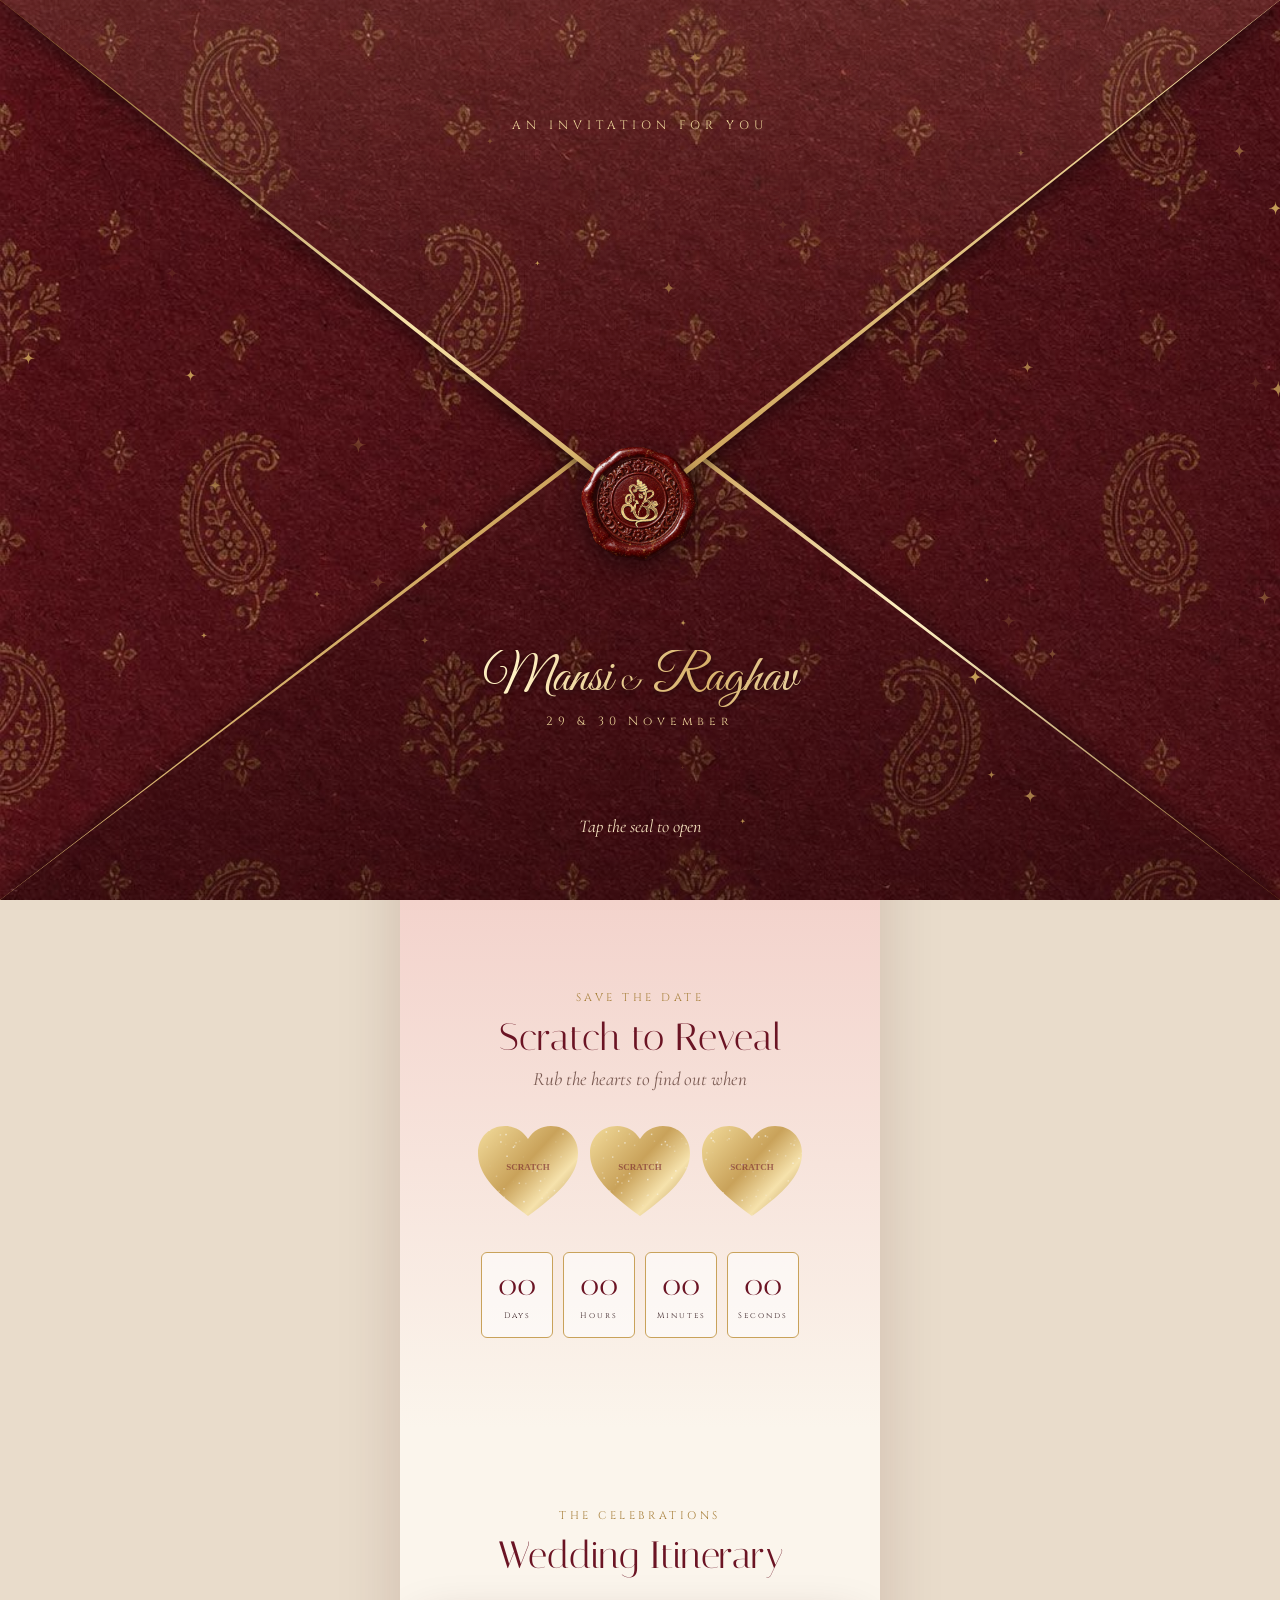
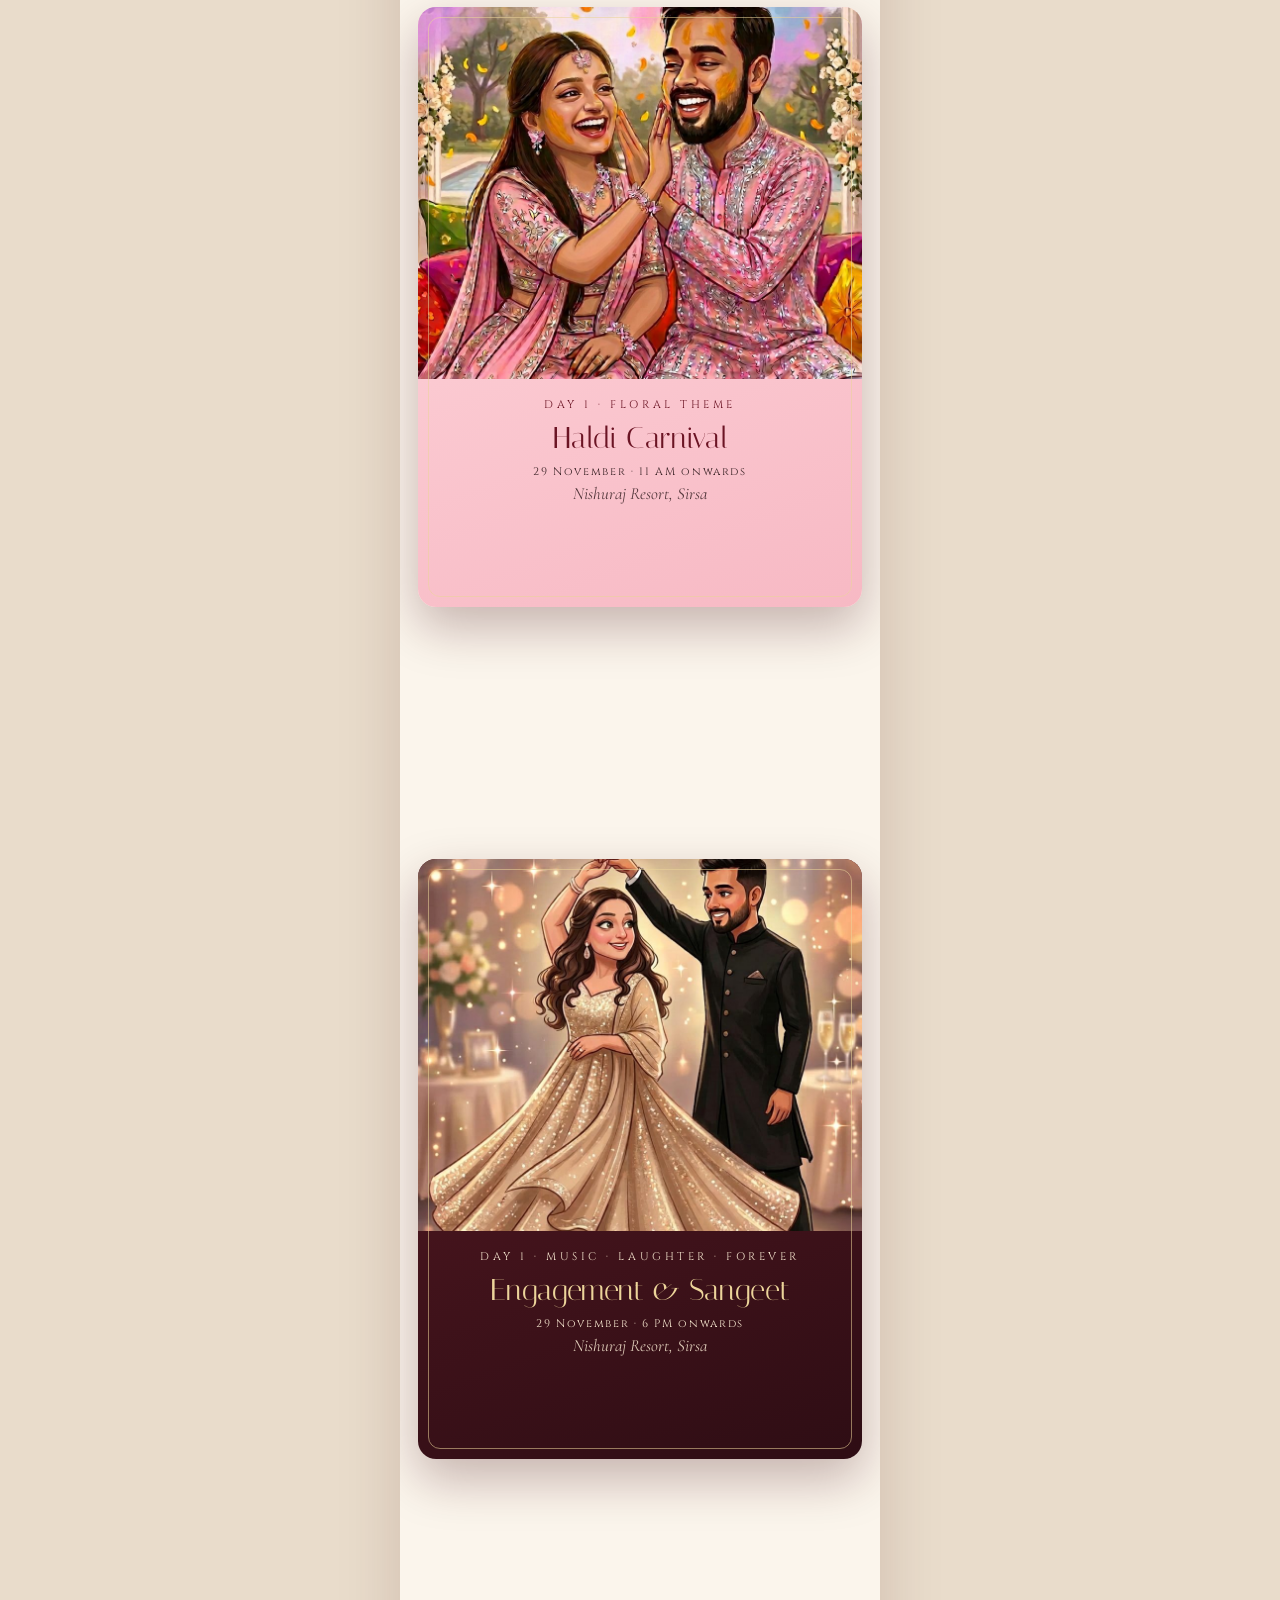
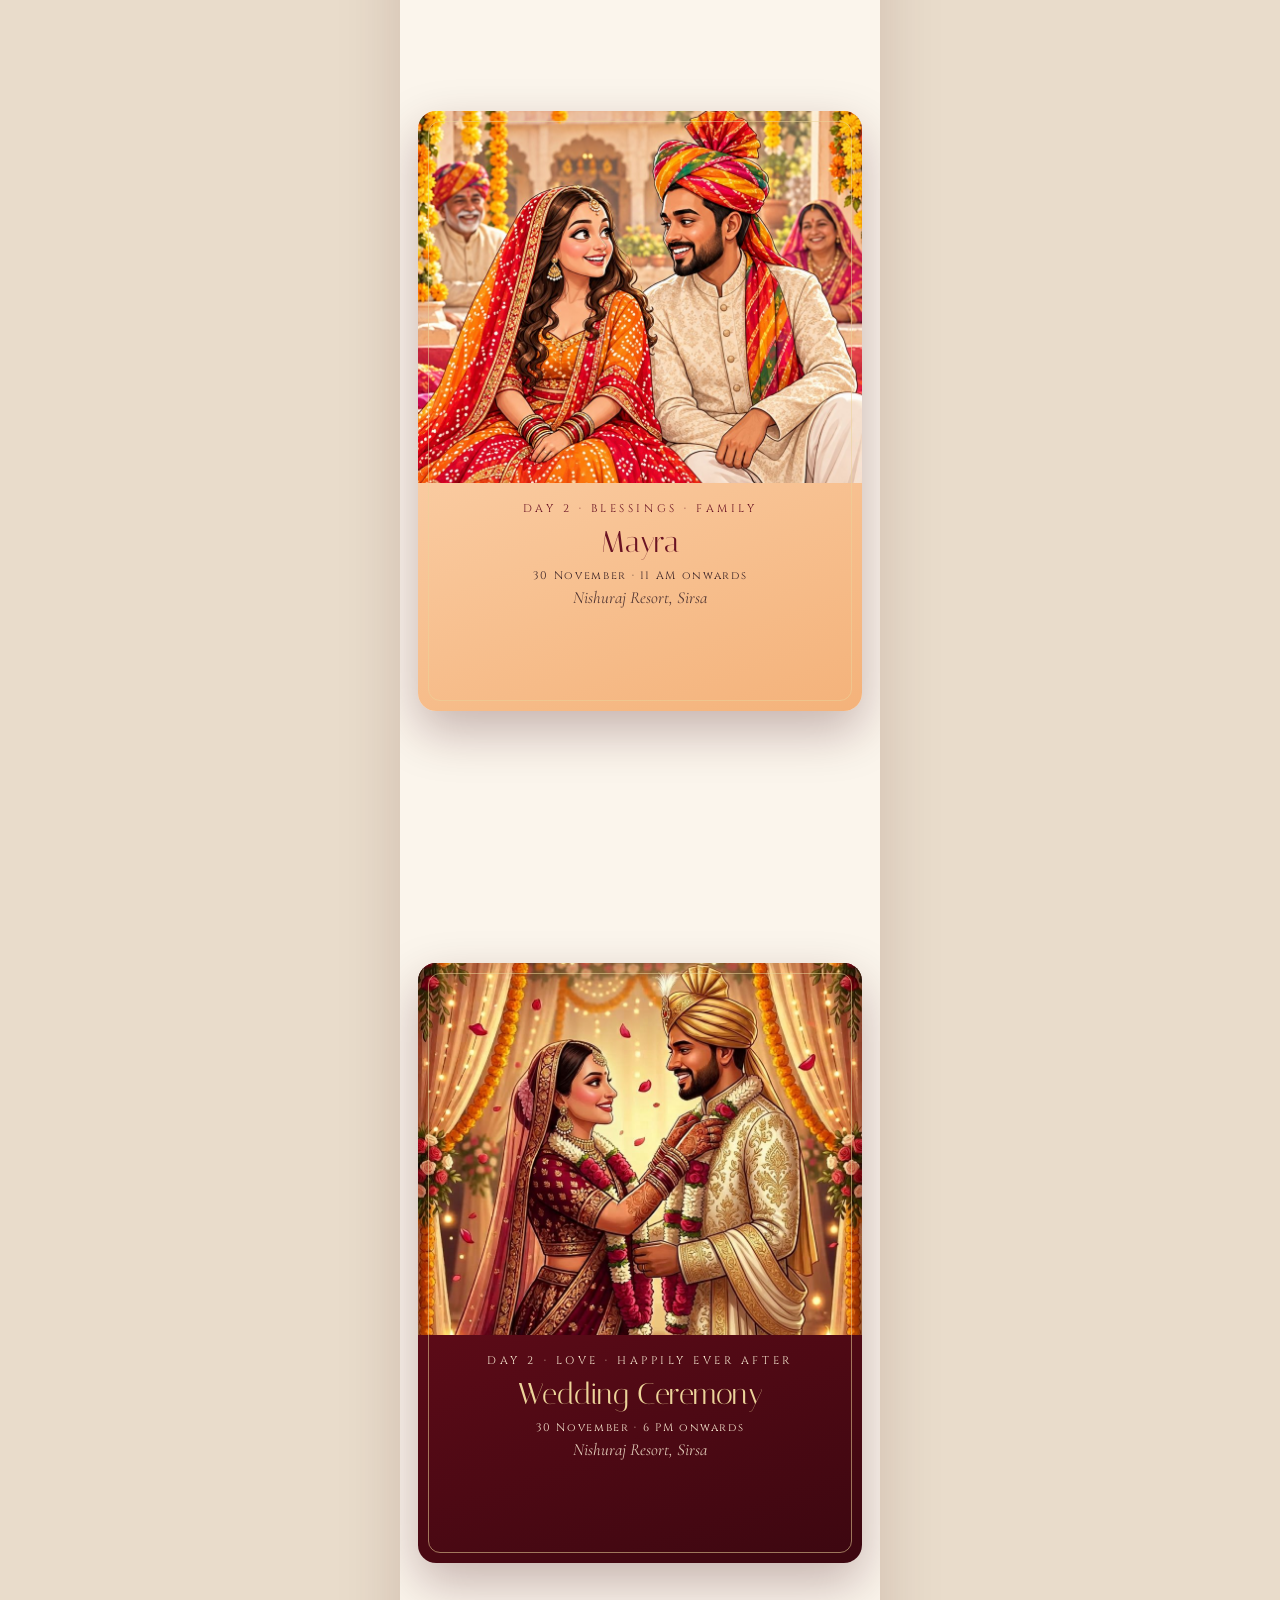
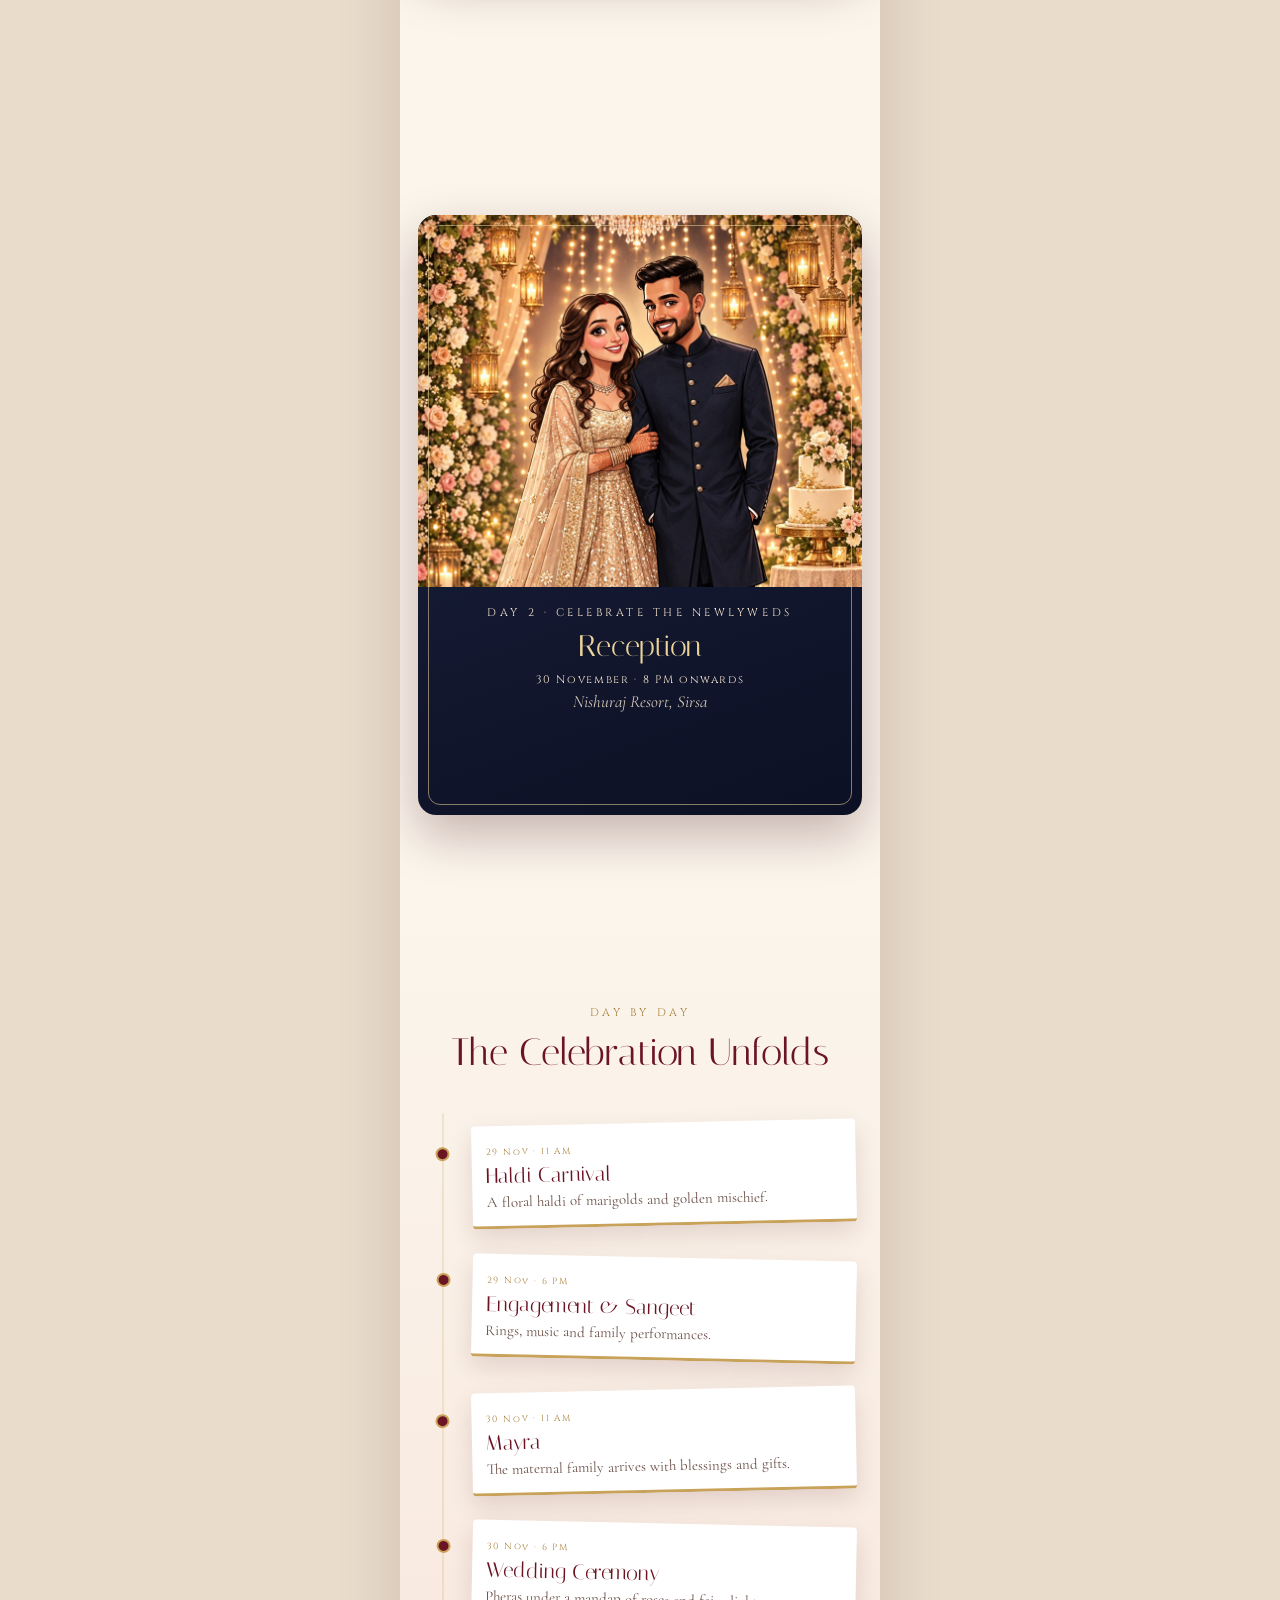
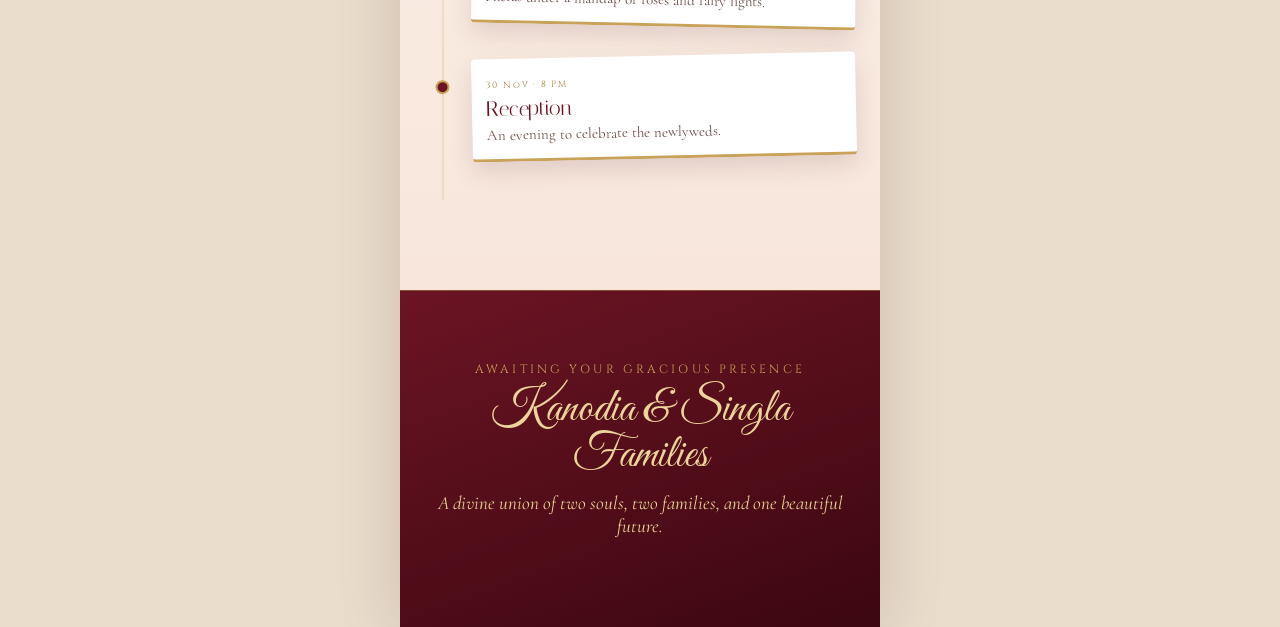
<file: index.html>
<!DOCTYPE html>
<html lang="en">
<head>
<meta charset="utf-8" />
<meta name="viewport" content="width=device-width, initial-scale=1, viewport-fit=cover" />
<title>Mansi & Raghav · 29–30 November</title>
<link rel="preconnect" href="https://fonts.googleapis.com" />
<link rel="stylesheet" href="https://fonts.googleapis.com/css2?family=Cormorant+Garamond:ital,wght@0,300;0,400;0,500;1,400&family=Italiana&family=Cinzel:wght@400;600&family=Great+Vibes&display=swap" />
<link rel="stylesheet" href="styles.css?v=6" />
</head>
<body class="locked">

<!-- 1. Envelope intro (full screen) -->
<div id="intro">
  <div class="envelope" id="envelope">
    <div class="env-back"></div>
    <div class="env-card">
      <img src="assets/ganesh-logo.png" alt="" class="card-logo" />
      <p class="card-eyebrow">Shubh Vivah</p>
      <p class="card-script">Mansi</p>
      <p class="card-amp">&amp;</p>
      <p class="card-script">Raghav</p>
      <p class="card-date">29 &amp; 30 November</p><p class="card-venue">Nishuraj Resort · Sirsa</p>
    </div>
    <div class="fw fw-l"><i class="trim"></i><i class="fold"></i></div>
    <div class="fw fw-r"><i class="trim"></i><i class="fold"></i></div>
    <div class="fw fw-b"><i class="trim"></i><i class="fold"></i></div>
    <div class="env-flap"><i class="trim"></i><i class="flap-face"></i><i class="flap-in"></i></div>
    <button class="seal" id="seal" aria-label="Open invitation">
      <img src="art/env_seal_cut.png" alt="" class="wax" />
      <img src="assets/ganesh-logo.png" alt="" class="crest" />
    </button>
  </div>
  <canvas class="sparkles" data-count="40"></canvas>
  <p class="env-to">An invitation for you</p>
  <div class="env-names"><p>Mansi <span>&amp;</span> Raghav</p><small>29 &amp; 30 November</small></div>
  <p class="intro-hint">Tap the seal to open</p>
  <div class="flash"></div>
</div>

<main id="site">
  <!-- 2. Hero -->
  <section id="hero">
    <canvas class="sparkles" data-count="60"></canvas>
    <img src="assets/mandala.png" class="mandala m1" data-parallax="0.25" alt="" />
    <img src="assets/mandala.png" class="mandala m2" data-parallax="-0.18" alt="" />
    <div class="hero-inner">
      <img src="assets/ganesh-logo.png" class="hero-logo rise" style="--d:0s" alt="" />
      <p class="eyebrow rise" style="--d:.15s">You are cordially invited to the wedding of</p>
      <h1 class="script rise" style="--d:.35s">Mansi</h1>
      <div class="amp-row rise" style="--d:.55s"><span></span><em>&amp;</em><span></span></div>
      <h1 class="script rise" style="--d:.7s">Raghav</h1>
      <p class="tagline rise" style="--d:.9s">Two hearts. One forever.</p>
      <p class="hashtag rise" style="--d:1.05s">Nishuraj Resort · Sirsa</p>
      <p class="scroll-cue rise" style="--d:1.3s">Scroll to explore<span>⌄</span></p>
    </div>
  </section>

  <!-- 3. Scratch to reveal -->
  <section id="date" class="reveal-sec">
    <p class="eyebrow gold">Save the date</p>
    <h2 class="display">Scratch to Reveal</h2>
    <p class="sub">Rub the hearts to find out when</p>
    <div class="hearts">
      <div class="heart"><div class="heart-val"><b>30</b><small>Day</small></div><canvas></canvas></div>
      <div class="heart"><div class="heart-val"><b>Nov</b><small>Month</small></div><canvas></canvas></div>
      <div class="heart"><div class="heart-val"><b>2026</b><small>Year</small></div><canvas></canvas></div>
    </div>
    <div class="countdown" id="countdown">
      <div><b data-k="d">00</b><small>Days</small></div>
      <div><b data-k="h">00</b><small>Hours</small></div>
      <div><b data-k="m">00</b><small>Minutes</small></div>
      <div><b data-k="s">00</b><small>Seconds</small></div>
    </div>
  </section>

  <!-- 4. Event card stack -->
  <section id="events">
    <div class="events-head">
      <p class="eyebrow gold">The celebrations</p>
      <h2 class="display">Wedding Itinerary</h2>
    </div>
    <div class="stack">
      <article class="ev-card" style="--bg:linear-gradient(160deg,#ffd9de,#f7b9c4)">
        <img src="assets/caricature-haldi.jpg" alt="Haldi" />
        <div class="ev-body">
          <p class="eyebrow">Day 1 · Floral theme</p>
          <h3>Haldi Carnival</h3>
          <p class="ev-meta">29 November · 11 AM onwards</p>
          <p class="ev-venue">Nishuraj Resort, Sirsa</p>
        </div>
      </article>
      <article class="ev-card" style="--bg:linear-gradient(160deg,#5a1a24,#2e0d14)">
        <img src="assets/caricature-sangeet.jpg" alt="Sangeet" />
        <div class="ev-body light">
          <p class="eyebrow">Day 1 · Music · Laughter · Forever</p>
          <h3>Engagement &amp; Sangeet</h3>
          <p class="ev-meta">29 November · 6 PM onwards</p>
          <p class="ev-venue">Nishuraj Resort, Sirsa</p>
        </div>
      </article>
      <article class="ev-card" style="--bg:linear-gradient(160deg,#ffe2c4,#f4b27a)">
        <img src="assets/caricature-mayra.jpg" alt="Mayra" style="object-position:center 25%" />
        <div class="ev-body">
          <p class="eyebrow">Day 2 · Blessings · Family</p>
          <h3>Mayra</h3>
          <p class="ev-meta">30 November · 11 AM onwards</p>
          <p class="ev-venue">Nishuraj Resort, Sirsa</p>
        </div>
      </article>
      <article class="ev-card" style="--bg:linear-gradient(160deg,#7a0e1e,#3c0710)">
        <img src="assets/caricature-wedding.jpg" alt="Wedding" />
        <div class="ev-body light">
          <p class="eyebrow">Day 2 · Love · Happily ever after</p>
          <h3>Wedding Ceremony</h3>
          <p class="ev-meta">30 November · 6 PM onwards</p>
          <p class="ev-venue">Nishuraj Resort, Sirsa</p>
        </div>
      </article>
      <article class="ev-card" style="--bg:linear-gradient(160deg,#1c2340,#0c1024)">
        <img src="assets/caricature-reception.jpg" alt="Reception" style="object-position:center 15%" />
        <div class="ev-body light">
          <p class="eyebrow">Day 2 · Celebrate the newlyweds</p>
          <h3>Reception</h3>
          <p class="ev-meta">30 November · 8 PM onwards</p>
          <p class="ev-venue">Nishuraj Resort, Sirsa</p>
        </div>
      </article>
    </div>
  </section>

  <!-- 5. Timeline -->
  <section id="timeline">
    <p class="eyebrow gold">Day by day</p>
    <h2 class="display">The Celebration Unfolds</h2>
    <div class="tl">
      <div class="tl-line"><span></span></div>
      <div class="tl-item left"><span class="dot"></span><div class="tl-card"><small>29 Nov · 11 AM</small><h4>Haldi Carnival</h4><p>A floral haldi of marigolds and golden mischief.</p></div></div>
      <div class="tl-item right"><span class="dot"></span><div class="tl-card"><small>29 Nov · 6 PM</small><h4>Engagement &amp; Sangeet</h4><p>Rings, music and family performances.</p></div></div>
      <div class="tl-item left"><span class="dot"></span><div class="tl-card"><small>30 Nov · 11 AM</small><h4>Mayra</h4><p>The maternal family arrives with blessings and gifts.</p></div></div>
      <div class="tl-item right"><span class="dot"></span><div class="tl-card"><small>30 Nov · 6 PM</small><h4>Wedding Ceremony</h4><p>Pheras under a mandap of roses and fairy lights.</p></div></div>
      <div class="tl-item left"><span class="dot"></span><div class="tl-card"><small>30 Nov · 8 PM</small><h4>Reception</h4><p>An evening to celebrate the newlyweds.</p></div></div>
    </div>
  </section>

  <footer>
    <p class="footer-eyebrow">Awaiting your gracious presence</p>
    <p class="script small">Kanodia &amp; Singla Families</p>
    <p class="sub light">A divine union of two souls, two families, and one beautiful future.</p>
  </footer>
</main>

<button id="music" aria-label="Toggle music"><span class="bars"><i></i><i></i><i></i><i></i></span></button>
<canvas id="confetti"></canvas>
<script>
  /* Groom's side link (raghav/ → ?side=groom): Raghav & Mansi, Singla & Kanodia */
  if (new URLSearchParams(location.search).get('side') === 'groom') {
    const map = { Mansi: 'Raghav', Raghav: 'Mansi', Kanodia: 'Singla', Singla: 'Kanodia' };
    const re = /\b(Mansi|Raghav|Kanodia|Singla)\b/g;
    const fix = (t) => t.replace(re, (w) => map[w]);
    document.title = fix(document.title);
    const walk = document.createTreeWalker(document.body, NodeFilter.SHOW_TEXT);
    while (walk.nextNode()) walk.currentNode.nodeValue = fix(walk.currentNode.nodeValue);
    document.querySelectorAll('[alt]').forEach((el) => { el.alt = fix(el.alt); });
  }
</script>
<script src="app.js?v=4"></script>
</body>
</html>
</file>
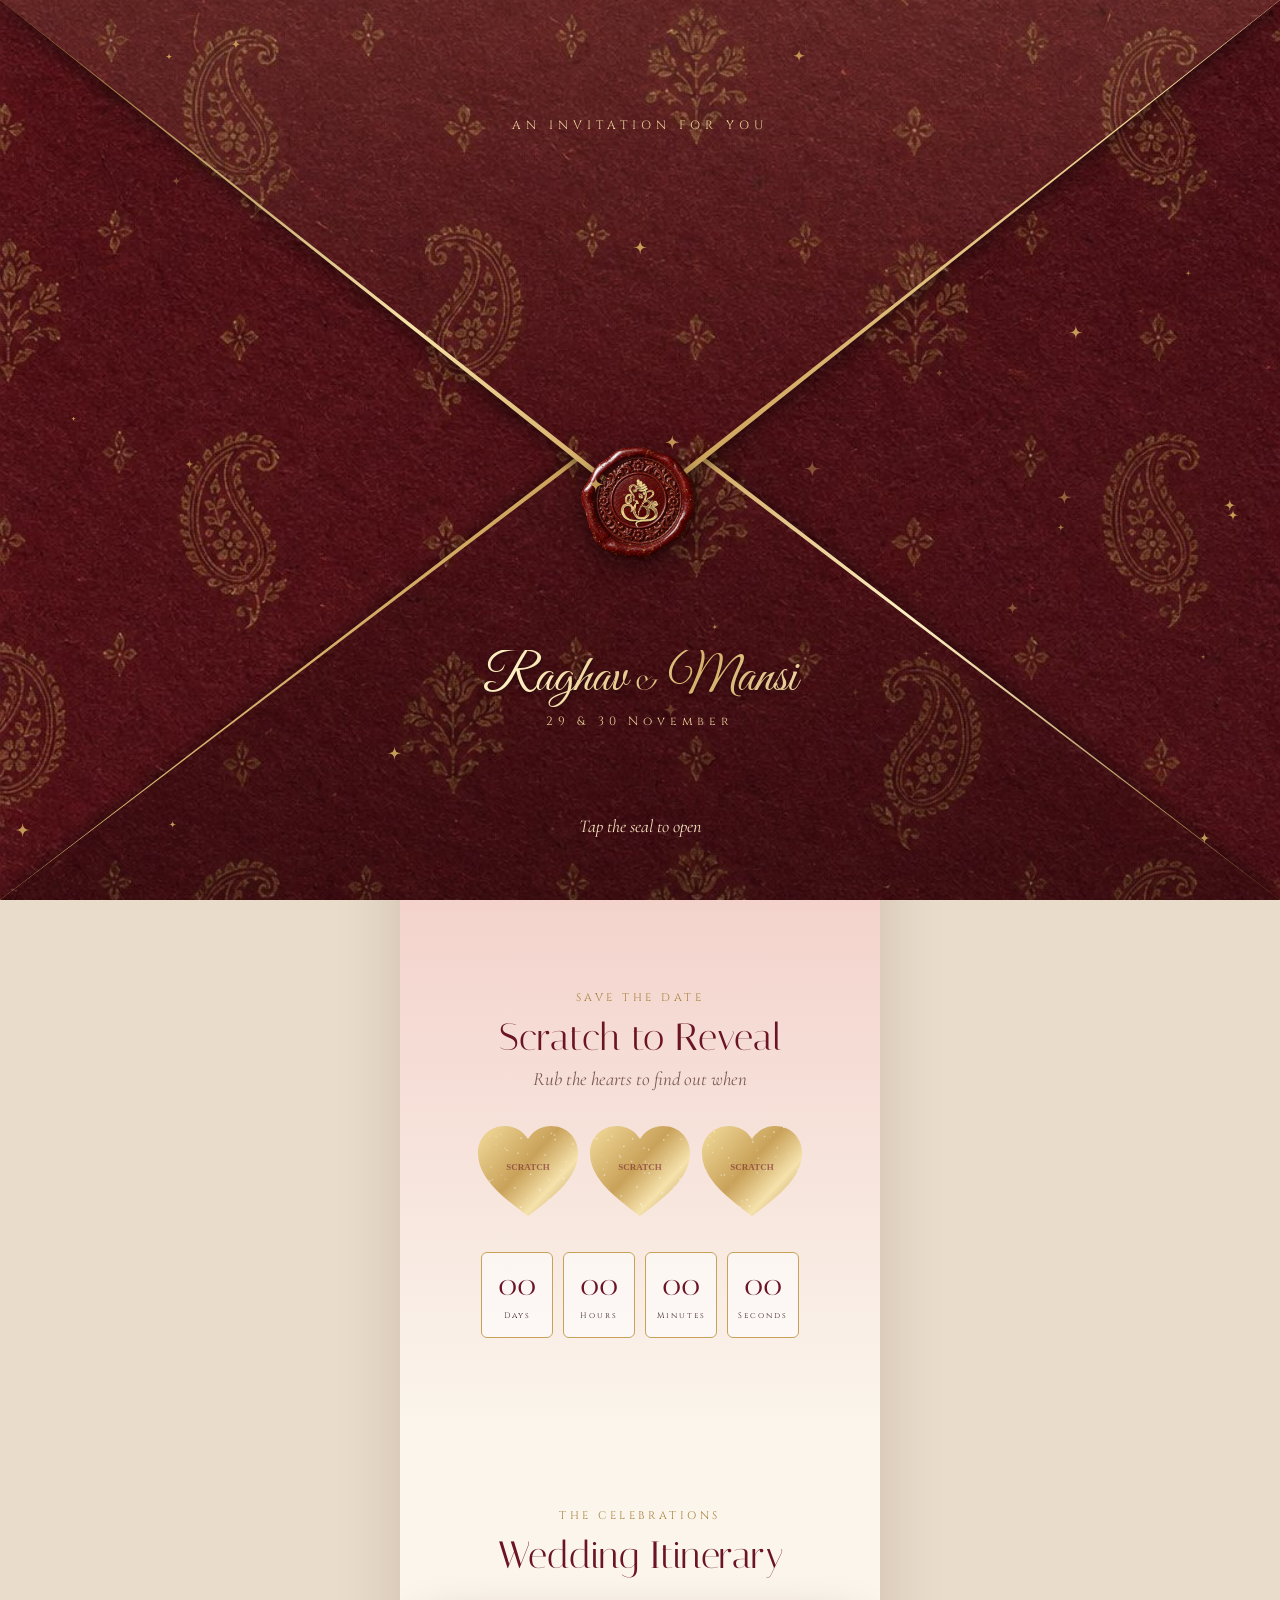
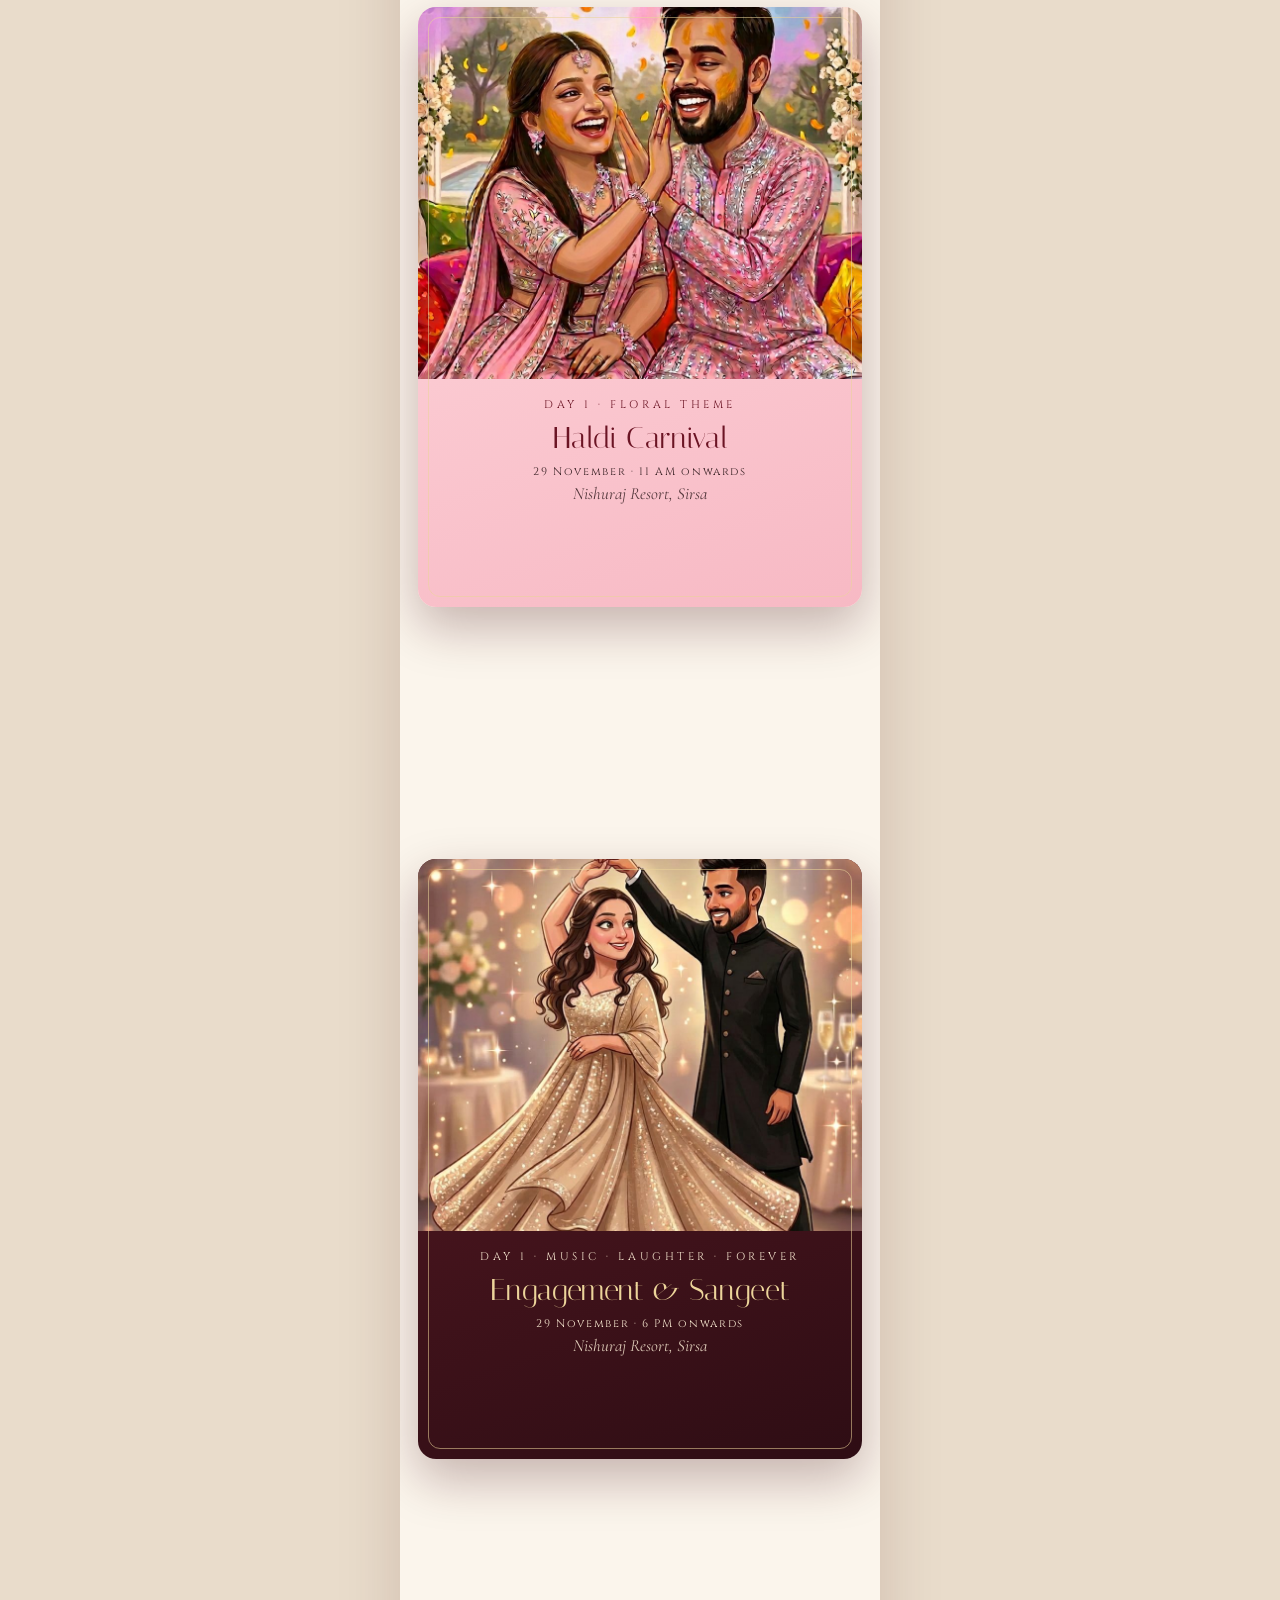
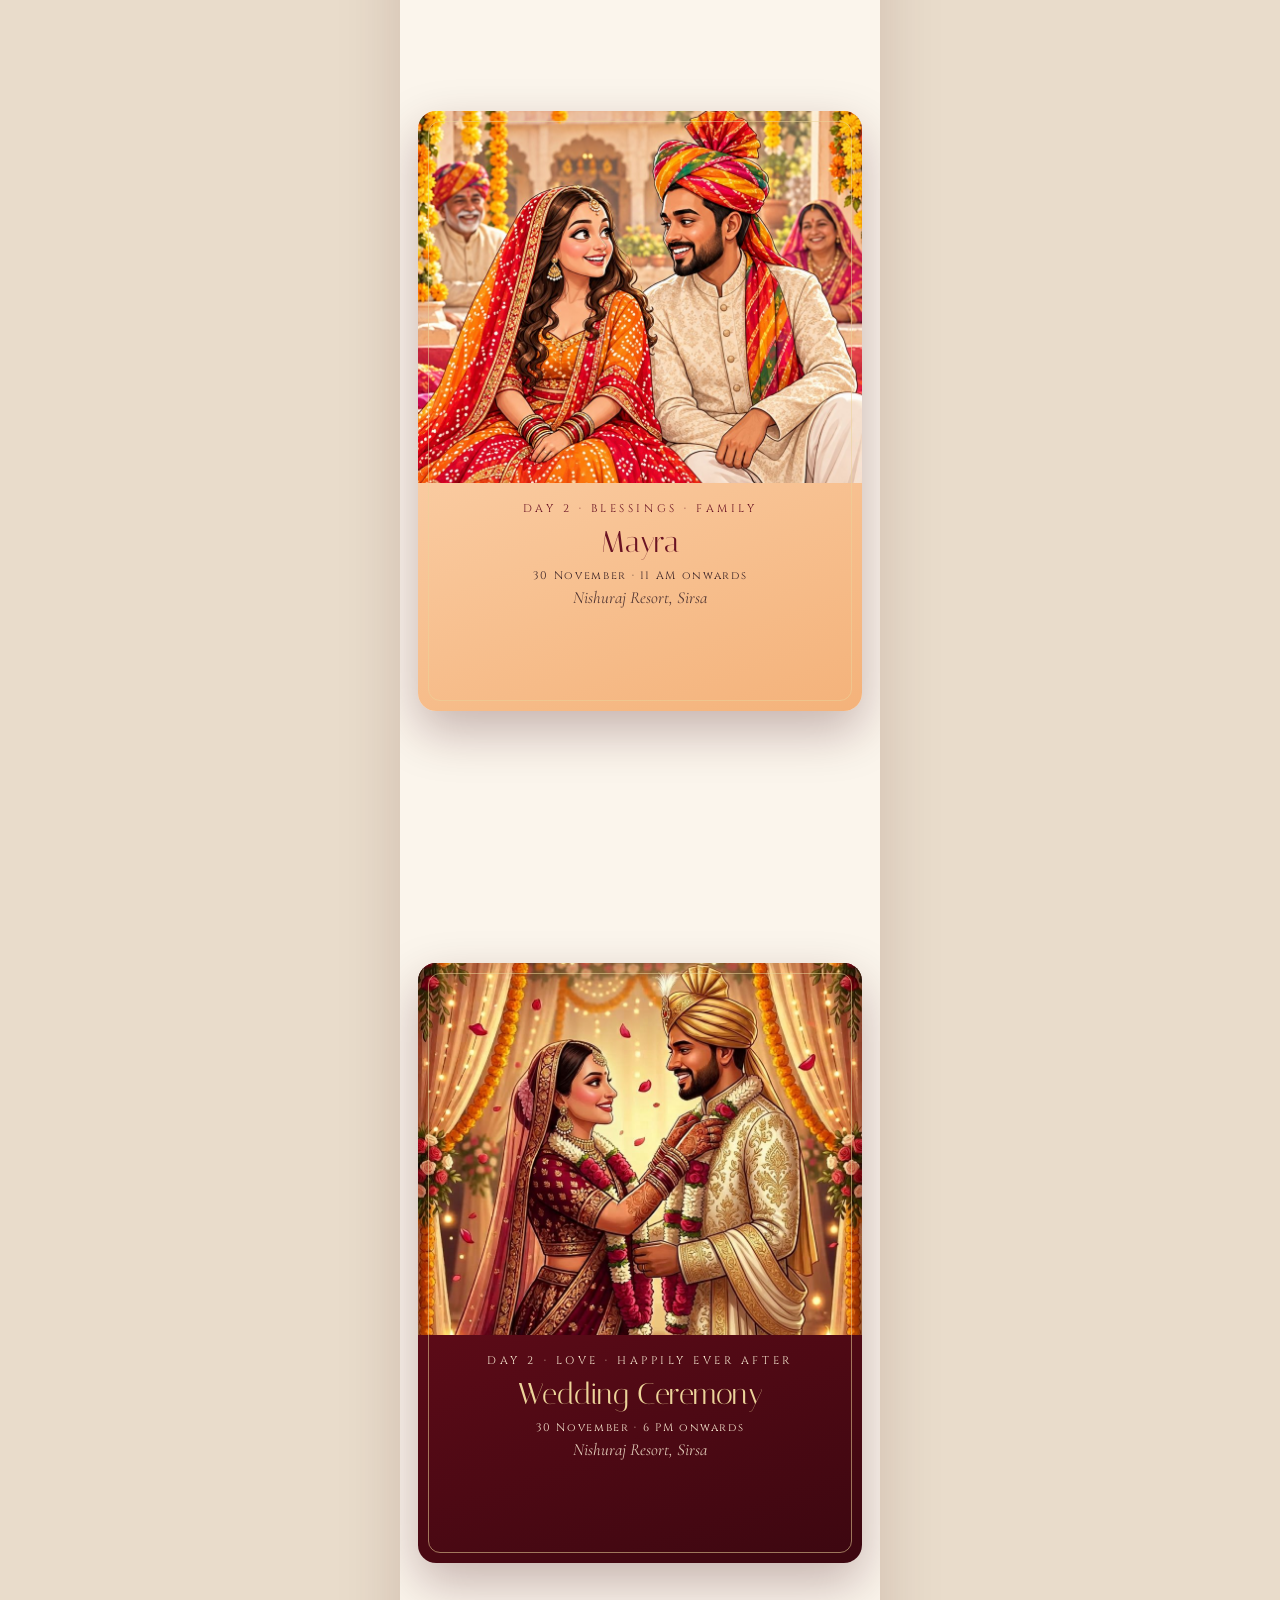
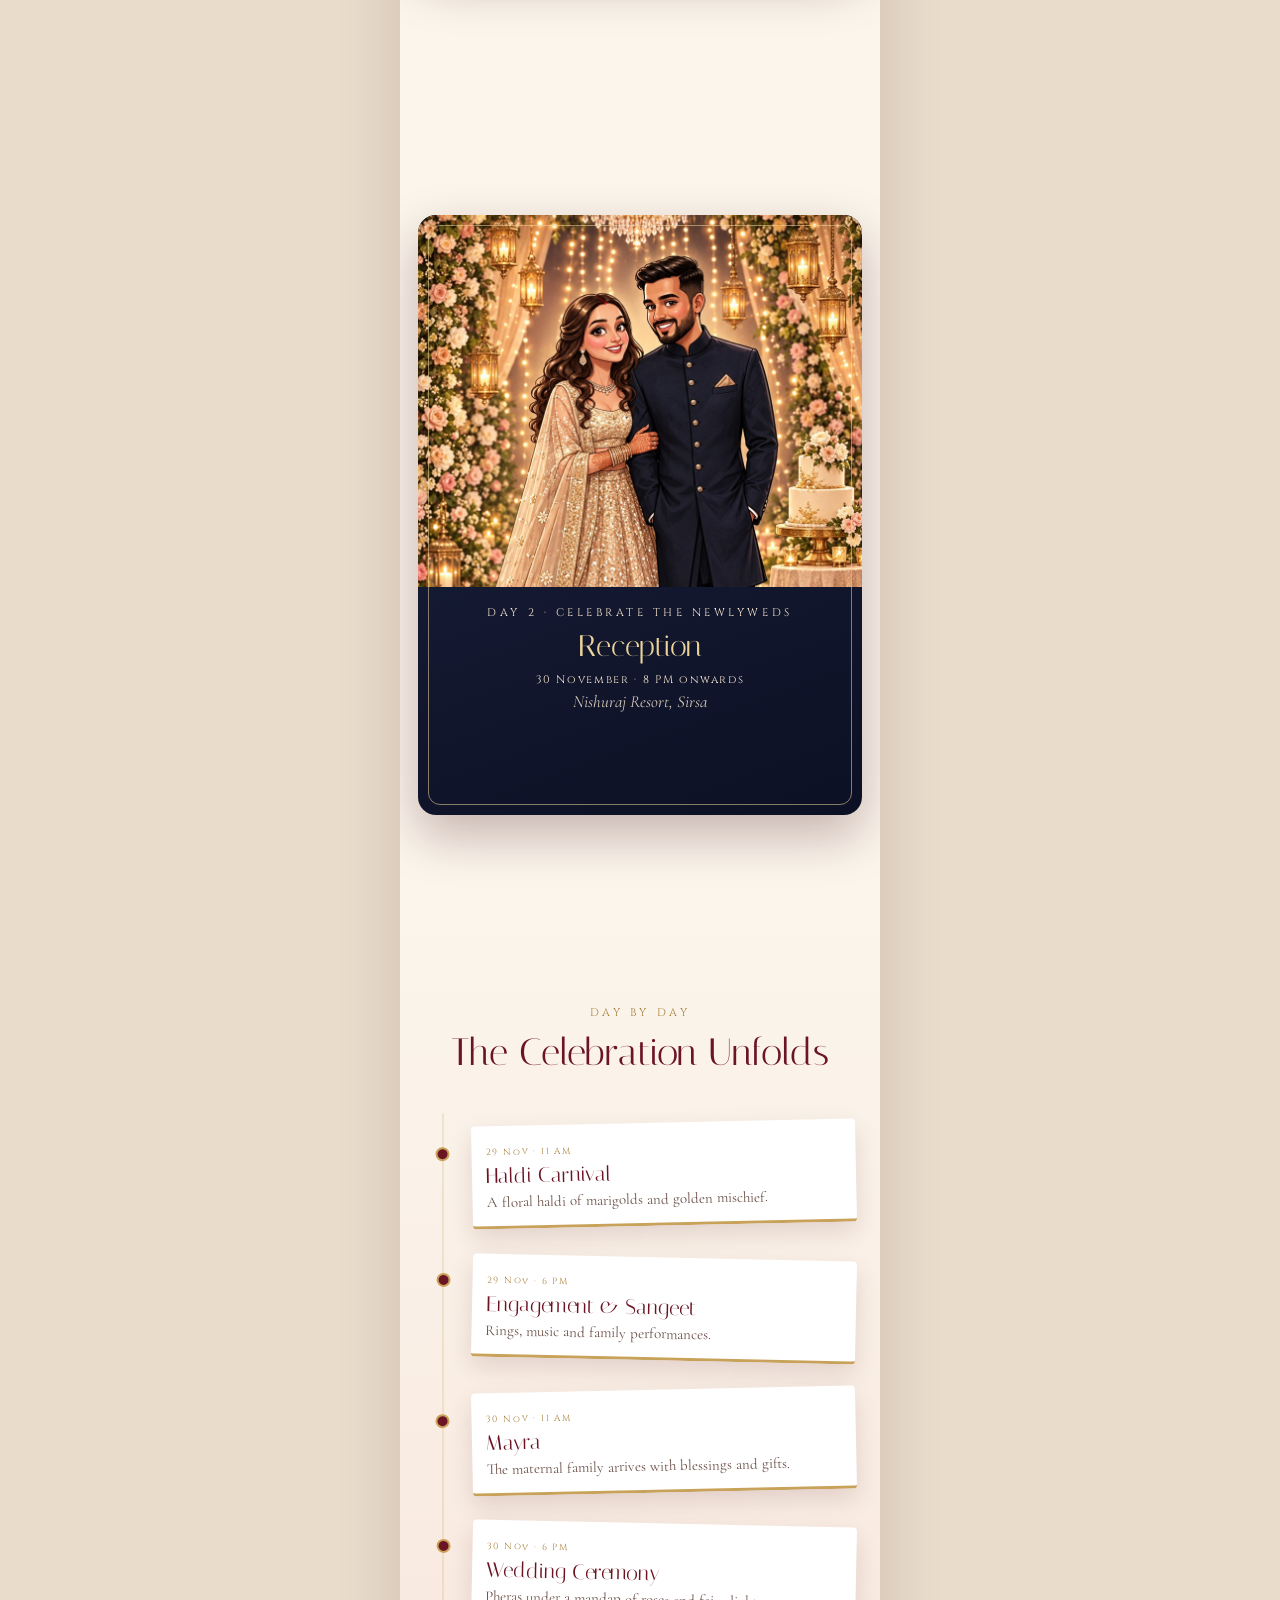
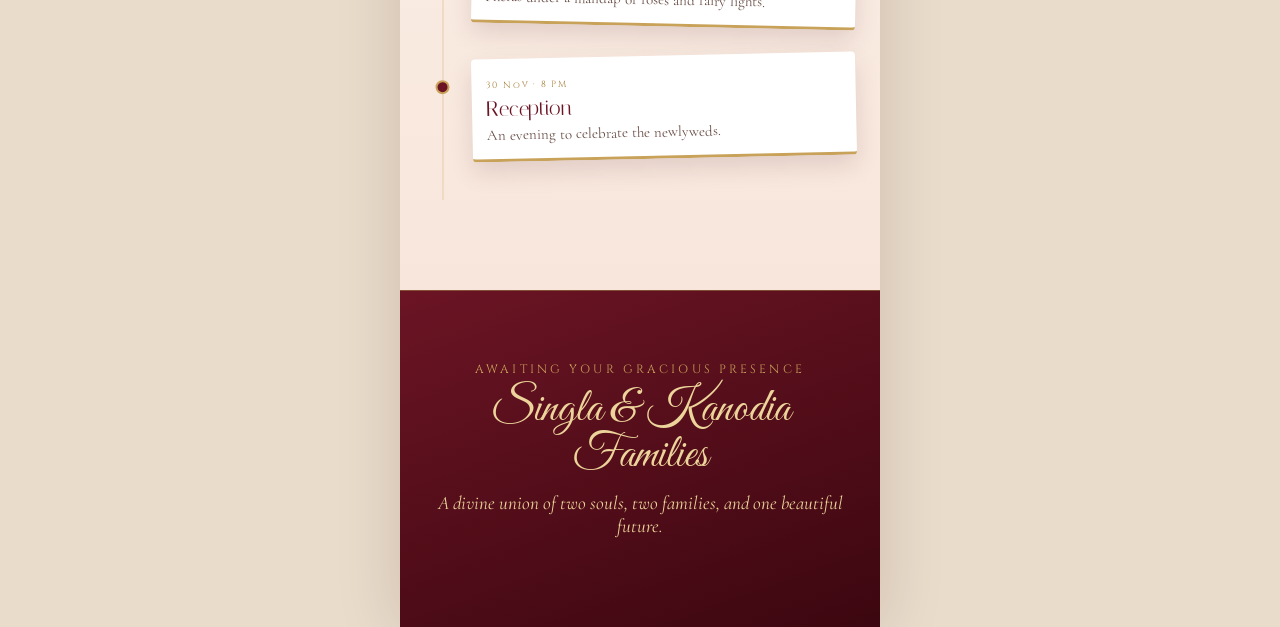
<file: raghav/index.html>
<!DOCTYPE html>
<html lang="en">
<head>
<meta charset="utf-8" />
<meta name="viewport" content="width=device-width, initial-scale=1" />
<title>Raghav & Mansi · 29–30 November</title>
<meta property="og:title" content="Raghav & Mansi · 29–30 November" />
<meta property="og:description" content="Singla & Kanodia Families invite you to the wedding · Nishuraj Resort, Sirsa" />
<meta http-equiv="refresh" content="0; url=../?side=groom" />
<script>location.replace('../?side=groom' + location.hash);</script>
</head>
<body style="background:#3c0710"></body>
</html>
</file>
<file: styles.css>
:root{
  --ivory:#fbf5ec; --cream:#f4e8d6; --blush:#f6d6d0; --maroon:#6b1424; --deep:#3c0710;
  --gold:#c9a25a; --gold-l:#ecd49a; --ink:#3b2326;
  --script:'Great Vibes',cursive; --display:'Italiana',serif; --caps:'Cinzel',serif; --serif:'Cormorant Garamond',serif;
}
*{box-sizing:border-box;margin:0;padding:0}
html{scroll-behavior:smooth}
body{font-family:var(--serif);color:var(--ink);background:#e9dccb;-webkit-font-smoothing:antialiased}
body.locked{overflow:hidden}
img{display:block;max-width:100%}
main{max-width:480px;margin:0 auto}
main{background:var(--ivory);overflow:clip;box-shadow:0 0 60px rgba(60,7,16,.15)}
.sparkles{position:absolute;inset:0;width:100%;height:100%;pointer-events:none;z-index:1}

/* ---------- Intro / envelope (full screen) ---------- */
#intro{position:fixed;inset:0;z-index:50;overflow:hidden;background:#3c0710;transition:opacity .9s ease}
#intro.gone{opacity:0;pointer-events:none}
#intro .sparkles{z-index:8}
.envelope{position:absolute;inset:0;perspective:1600px;cursor:pointer}
.env-back{position:absolute;inset:0;background:url(art/env_lining.jpg) center/cover;box-shadow:inset 0 0 120px rgba(60,20,0,.45)}
.fw{position:absolute;inset:0;z-index:3;pointer-events:none}
.fw i{position:absolute;inset:0}
.fw .trim{background:linear-gradient(135deg,#8a6229,#f6e3a8 30%,#c99c52 50%,#fff1c4 70%,#8a6229)}
.fw .fold{background:url(art/env_paper.jpg) center/cover,#6b1424}
.fw-l{filter:drop-shadow(3px 0 6px rgba(0,0,0,.35))}
.fw-l .trim{clip-path:polygon(0 0,52.6% 54.4%,0 100%)}
.fw-l .fold{clip-path:polygon(0 0,52% 54%,0 100%)}
.fw-l .fold::after,.fw-r .fold::after,.fw-b .fold::after,.flap-face::after{content:'';position:absolute;inset:0}
.fw-l .fold::after{background:linear-gradient(90deg,rgba(0,0,0,0) 30%,rgba(0,0,0,.22))}
.fw-r{filter:drop-shadow(-3px 0 6px rgba(0,0,0,.35))}
.fw-r .trim{clip-path:polygon(100% 0,47.4% 54.4%,100% 100%)}
.fw-r .fold{clip-path:polygon(100% 0,48% 54%,100% 100%)}
.fw-r .fold::after{background:linear-gradient(270deg,rgba(0,0,0,.08) 30%,rgba(0,0,0,.3))}
.fw-b{z-index:4;filter:drop-shadow(0 -4px 8px rgba(0,0,0,.4))}
.fw-b .trim{clip-path:polygon(0 100%,50% 45.3%,100% 100%)}
.fw-b .fold{clip-path:polygon(0 100%,50% 46%,100% 100%)}
.fw-b .fold::after{background:linear-gradient(180deg,rgba(255,220,170,.12),rgba(0,0,0,.1) 60%,rgba(0,0,0,.25))}
.env-flap{position:absolute;inset:0;z-index:6;transform-origin:50% 0;transform-style:preserve-3d;pointer-events:none;
  filter:drop-shadow(0 6px 10px rgba(0,0,0,.45));transition:transform 1.1s .25s cubic-bezier(.55,0,.25,1),z-index 0s .8s}
.env-flap i{position:absolute;inset:0;backface-visibility:hidden;-webkit-backface-visibility:hidden}
.env-flap .trim{background:linear-gradient(160deg,#8a6229,#f6e3a8 35%,#c99c52 55%,#fff1c4 75%,#8a6229);clip-path:polygon(0 0,100% 0,50% 56.8%)}
.flap-face{background:url(art/env_paper.jpg) center/cover,#6b1424;clip-path:polygon(0 0,100% 0,50% 56%)}
.flap-face::after{background:linear-gradient(180deg,rgba(255,215,160,.1),rgba(0,0,0,.05) 50%,rgba(0,0,0,.2))}
.flap-in{background:url(art/env_lining.jpg) center/cover;clip-path:polygon(0 56%,100% 56%,50% 0);transform-origin:50% 28%;transform:rotateX(180deg);filter:brightness(.85)}
#intro.opening .env-flap{transform:rotateX(180deg);z-index:2}
.seal{position:absolute;left:50%;top:56%;width:124px;height:124px;margin:-62px 0 0 -62px;z-index:7;border:none;background:none;padding:0;cursor:pointer;
  filter:drop-shadow(0 8px 14px rgba(0,0,0,.5));animation:sealPulse 2.4s ease-in-out infinite;transition:transform .45s cubic-bezier(.6,-.4,.6,1),opacity .45s}
.seal .wax{position:absolute;inset:0;width:100%;height:100%}
.seal .crest{position:absolute;left:50%;top:50%;width:40px;transform:translate(-50%,-52%);filter:sepia(1) saturate(1.6) brightness(1.05) drop-shadow(0 1px 0 rgba(0,0,0,.6));opacity:.9}
#intro.opening .seal{transform:scale(1.25) rotate(-25deg);opacity:0;animation:none}
@keyframes sealPulse{0%,100%{transform:scale(1)}50%{transform:scale(1.05)}}
.env-to,.env-names,.intro-hint{position:absolute;left:0;right:0;z-index:9;text-align:center;pointer-events:none;transition:opacity .4s}
.env-to{top:13%;font-family:var(--caps);font-size:12px;letter-spacing:.42em;text-transform:uppercase;color:var(--gold-l);animation:fadeUp 1s .2s both}
.env-names{bottom:19%;animation:fadeUp 1.2s .5s both}
.env-names p{font-family:var(--script);font-size:clamp(34px,11vw,52px);line-height:1.1;
  background:linear-gradient(100deg,#b8893f,#fff1c4 40%,#d7b06a 55%,#fff6d8 70%,#b8893f);-webkit-background-clip:text;background-clip:text;color:transparent;
  filter:drop-shadow(0 2px 3px rgba(0,0,0,.5))}
.env-names span{font-family:var(--display);font-size:26px}
.env-names small{display:block;margin-top:6px;font-family:var(--caps);font-size:12px;letter-spacing:.4em;color:var(--gold-l)}
.intro-hint{bottom:7%;font-family:var(--serif);font-style:italic;font-size:18px;color:#f6e3c0;animation:pulse 2s infinite}
#intro.opening .env-to,#intro.opening .env-names,#intro.opening .intro-hint{opacity:0;animation:none}
.env-card{position:absolute;left:8%;right:8%;top:20%;height:58%;z-index:1;border-radius:4px;
  background:linear-gradient(180deg,#fffaf2,#f3e5cf);box-shadow:0 10px 30px rgba(0,0,0,.35);
  display:flex;flex-direction:column;align-items:center;justify-content:center;text-align:center;
  transition:transform 1s cubic-bezier(.5,0,.2,1)}
.env-card::before{content:'';position:absolute;inset:10px;border:1px solid var(--gold);outline:1px solid rgba(201,162,90,.5);outline-offset:4px;border-radius:2px}
.card-logo{width:38px;margin-bottom:10px}
.card-eyebrow{font-family:var(--caps);font-size:11px;letter-spacing:.4em;text-transform:uppercase;color:#a8803c;margin-bottom:10px}
.card-script{font-family:var(--script);font-size:48px;line-height:1;color:var(--maroon)}
.card-amp{font-family:var(--display);color:var(--gold);font-size:22px;margin:4px 0}
.card-date{font-family:var(--caps);font-size:11px;letter-spacing:.3em;margin-top:16px;color:var(--ink)}
#intro.lift .env-card{transform:translateY(-12vh);z-index:5;transition:transform 1s cubic-bezier(.5,0,.2,1),z-index 0s .45s}
#intro.zoom .env-card{transform:translateY(0) scale(1.35);z-index:10;transition:transform 1.1s cubic-bezier(.7,0,.3,1)}
#intro.zoom .fw,#intro.zoom .env-flap,#intro.zoom .env-back{opacity:0;transition:opacity .6s}
.flash{position:absolute;inset:0;background:#fff;opacity:0;pointer-events:none;z-index:20}
#intro.zoom .flash{animation:flash 1.3s .55s ease both}

/* ---------- Common ---------- */
section{position:relative;padding:90px 24px;text-align:center}
.eyebrow{font-family:var(--caps);font-size:11px;letter-spacing:.32em;text-transform:uppercase;color:var(--maroon)}
.eyebrow.gold{color:#a8803c}
.display{font-family:var(--display);font-size:38px;font-weight:400;color:var(--maroon);margin:12px 0 8px;line-height:1.1}
.sub{font-style:italic;font-size:19px;color:#7a5a52}
.sub.light{color:#f1dfc8}
.script{font-family:var(--script);font-weight:400;color:var(--maroon);line-height:1}
.reveal-sec>*{opacity:0;transform:translateY(30px);transition:opacity .9s,transform .9s}
.reveal-sec.in>*{opacity:1;transform:none}
.reveal-sec.in>*:nth-child(2){transition-delay:.12s}.reveal-sec.in>*:nth-child(3){transition-delay:.24s}.reveal-sec.in>*:nth-child(4){transition-delay:.36s}

/* ---------- Hero ---------- */
#hero{min-height:100vh;min-height:100svh;display:flex;align-items:center;justify-content:center;overflow:hidden;
  background:radial-gradient(ellipse at 50% 30%,#fffaf3 0,#fbeee2 45%,#f3d3cc 100%)}
.mandala{position:absolute;width:420px;opacity:.16;pointer-events:none;will-change:transform}
.m1{top:-140px;right:-160px;animation:spin 80s linear infinite}
.m2{bottom:-170px;left:-170px;animation:spin 100s linear infinite reverse}
.hero-inner{position:relative;z-index:2;display:flex;flex-direction:column;align-items:center}
.hero-logo{width:64px;margin-bottom:22px}
#hero .eyebrow{max-width:260px;line-height:1.9;margin-bottom:26px}
#hero h1{font-size:76px}
.amp-row{display:flex;align-items:center;gap:14px;margin:6px 0}
.amp-row span{width:56px;height:1px;background:linear-gradient(90deg,transparent,var(--gold))}
.amp-row span:last-child{transform:scaleX(-1)}
.amp-row em{font-family:var(--display);font-style:normal;font-size:30px;color:var(--gold)}
.tagline{font-style:italic;font-size:22px;margin-top:26px;color:#7a5a52}
.hashtag{font-family:var(--caps);letter-spacing:.25em;font-size:12px;color:#a8803c;margin-top:12px}
.scroll-cue{margin-top:60px;font-family:var(--caps);font-size:10px;letter-spacing:.3em;color:var(--maroon);display:flex;flex-direction:column;align-items:center;gap:4px}
.scroll-cue span{font-size:20px;animation:bob 1.6s infinite}
.rise{opacity:0;transform:translateY(28px);filter:blur(4px)}
body.ready .rise{animation:rise 1.1s var(--d) cubic-bezier(.2,.7,.2,1) forwards}

/* ---------- Scratch ---------- */
#date{background:linear-gradient(180deg,#f3d3cc,#fbf5ec)}
.hearts{display:flex;justify-content:center;gap:12px;margin:36px 0 10px}
.heart{position:relative;width:100px;height:92px;
  -webkit-mask:url("data:image/svg+xml,%3Csvg xmlns='http://www.w3.org/2000/svg' viewBox='0 0 100 92'%3E%3Cpath d='M50 90C20 68 0 50 0 27 0 11 12 0 27 0c10 0 18 5 23 13C55 5 63 0 73 0c15 0 27 11 27 27 0 23-20 41-50 63z'/%3E%3C/svg%3E") center/contain no-repeat;
          mask:url("data:image/svg+xml,%3Csvg xmlns='http://www.w3.org/2000/svg' viewBox='0 0 100 92'%3E%3Cpath d='M50 90C20 68 0 50 0 27 0 11 12 0 27 0c10 0 18 5 23 13C55 5 63 0 73 0c15 0 27 11 27 27 0 23-20 41-50 63z'/%3E%3C/svg%3E") center/contain no-repeat}
.heart-val{position:absolute;inset:0;display:flex;flex-direction:column;align-items:center;justify-content:center;padding-bottom:12px;
  background:linear-gradient(160deg,#8a2234,#4d0d18);color:#fbeedc}
.heart-val b{font-family:var(--display);font-weight:400;font-size:26px}
.heart-val small{font-family:var(--caps);font-size:8px;letter-spacing:.25em;color:var(--gold-l)}
.heart canvas{position:absolute;inset:0;width:100%;height:100%;touch-action:none;cursor:grab;transition:opacity .7s}
.heart.done canvas{opacity:0;pointer-events:none}
.heart.done{animation:pop .6s}
.countdown{display:flex;justify-content:center;gap:10px;margin-top:34px;opacity:0;transform:translateY(20px) scale(.95);transition:all .9s cubic-bezier(.2,.7,.2,1);pointer-events:none}
.countdown.show{opacity:1;transform:none}
.countdown div{width:72px;padding:14px 0;border:1px solid var(--gold);border-radius:6px;background:rgba(255,255,255,.6)}
.countdown b{display:block;font-family:var(--display);font-weight:400;font-size:30px;color:var(--maroon)}
.countdown small{font-family:var(--caps);font-size:8px;letter-spacing:.25em}

/* ---------- Card stack ---------- */
#events{padding:80px 18px 40px;background:var(--ivory)}
.events-head{margin-bottom:30px}
.stack{position:relative;padding-bottom:60px}
.ev-card{position:sticky;top:calc(70px + var(--i,0) * 16px);height:min(72vh,600px);margin-bottom:28vh;border-radius:18px;overflow:hidden;
  background:var(--bg);box-shadow:0 20px 50px rgba(60,7,16,.28);transform-origin:center top;will-change:transform}
.ev-card:last-child{margin-bottom:0}
.ev-card img{width:100%;height:62%;object-fit:cover}
.ev-card::after{content:'';position:absolute;inset:10px;border:1px solid rgba(236,212,154,.55);border-radius:12px;pointer-events:none}
.ev-body{padding:18px 20px;text-align:center}
.ev-body h3{font-family:var(--display);font-weight:400;font-size:30px;margin:8px 0;color:var(--maroon)}
.ev-meta{font-family:var(--caps);font-size:11px;letter-spacing:.15em}
.ev-venue{font-style:italic;font-size:17px;margin-top:4px;opacity:.85}
.ev-body.light,.ev-body.light .eyebrow{color:#f6e6cf}
.ev-body.light h3{color:var(--gold-l)}
.ev-shade{position:absolute;inset:0;background:#1a0306;opacity:0;pointer-events:none;z-index:2}

/* ---------- Timeline ---------- */
#timeline{background:linear-gradient(180deg,var(--ivory),#f8e6dc)}
.tl{position:relative;margin-top:40px;padding:10px 0}
.tl-line{position:absolute;left:18px;top:0;bottom:0;width:2px;background:rgba(201,162,90,.2)}
.tl-line span{display:block;width:100%;height:0;background:linear-gradient(var(--gold),var(--maroon))}
.tl-item{position:relative;padding-left:48px;margin-bottom:30px;text-align:left;opacity:0;transition:all .9s cubic-bezier(.2,.7,.2,1)}
.tl-item.left{transform:translateX(-70px) rotate(-5deg)}
.tl-item.right{transform:translateX(70px) rotate(5deg)}
.tl-item.in{opacity:1;transform:rotate(var(--r,0))}
.tl-item.left.in{--r:-1.2deg}.tl-item.right.in{--r:1.2deg}
.dot{position:absolute;left:12px;top:20px;width:14px;height:14px;border-radius:50%;background:var(--ivory);border:2px solid var(--gold);z-index:2}
.tl-item.in .dot{background:var(--maroon);animation:ping 2s infinite}
.tl-card{background:#fff;padding:14px;border-radius:4px;box-shadow:0 10px 24px rgba(60,7,16,.12);border-bottom:3px solid var(--gold)}
.tl-card small{font-family:var(--caps);font-size:9px;letter-spacing:.2em;color:#a8803c}
.tl-card h4{font-family:var(--display);font-weight:400;font-size:21px;color:var(--maroon);margin:4px 0}
.tl-card p{font-size:15px;line-height:1.35;color:#6b5048}

footer{padding:70px 24px 90px;text-align:center;background:linear-gradient(160deg,var(--maroon),var(--deep));border-top:1px solid rgba(201,162,90,.45)}
footer .sub.light{color:var(--gold-l)}
.script.small{font-size:46px;color:var(--gold-l);margin-bottom:12px}

/* ---------- Music / confetti ---------- */
#music{position:fixed;right:max(18px,calc(50% - 222px));bottom:22px;z-index:40;width:52px;height:52px;border-radius:50%;border:none;cursor:pointer;
  background:radial-gradient(circle at 35% 30%,#e0b96a,#a8803c);box-shadow:0 8px 20px rgba(60,7,16,.35);display:none;place-items:center}
body.ready #music{display:grid;animation:fadeUp .6s both}
.bars{display:flex;align-items:flex-end;gap:3px;height:18px}
.bars i{width:3px;height:6px;background:#fff;border-radius:2px}
#music.playing .bars i{animation:eq .9s infinite ease-in-out}
#music.playing .bars i:nth-child(2){animation-delay:.2s}#music.playing .bars i:nth-child(3){animation-delay:.4s}#music.playing .bars i:nth-child(4){animation-delay:.1s}
#confetti{position:fixed;inset:0;width:100%;height:100%;pointer-events:none;z-index:60}

@keyframes fadeUp{from{opacity:0;transform:translateY(16px)}to{opacity:1;transform:none}}
@keyframes rise{to{opacity:1;transform:none;filter:none}}
@keyframes pulse{50%{opacity:.45}}
@keyframes float{50%{transform:translateY(-10px)}}
@keyframes sealGlow{50%{box-shadow:0 6px 18px rgba(0,0,0,.35),inset 0 -3px 6px rgba(0,0,0,.15),0 0 0 3px rgba(236,212,154,.7),0 0 26px 8px rgba(236,212,154,.75)}}
@keyframes flash{0%{opacity:0}35%{opacity:1}100%{opacity:0}}
@keyframes spin{to{rotate:360deg}}
@keyframes bob{50%{transform:translateY(6px)}}
@keyframes pop{40%{transform:scale(1.15)}}
@keyframes ping{0%{box-shadow:0 0 0 0 rgba(107,20,36,.5)}70%,100%{box-shadow:0 0 0 12px rgba(107,20,36,0)}}
@keyframes eq{50%{height:18px}}
.card-venue{font-family:var(--serif);font-style:italic;font-size:15px;margin-top:6px;color:var(--maroon)}
.footer-eyebrow{font-family:var(--caps);font-size:12px;letter-spacing:.26em;text-transform:uppercase;color:var(--gold);margin-bottom:10px}
</file>
